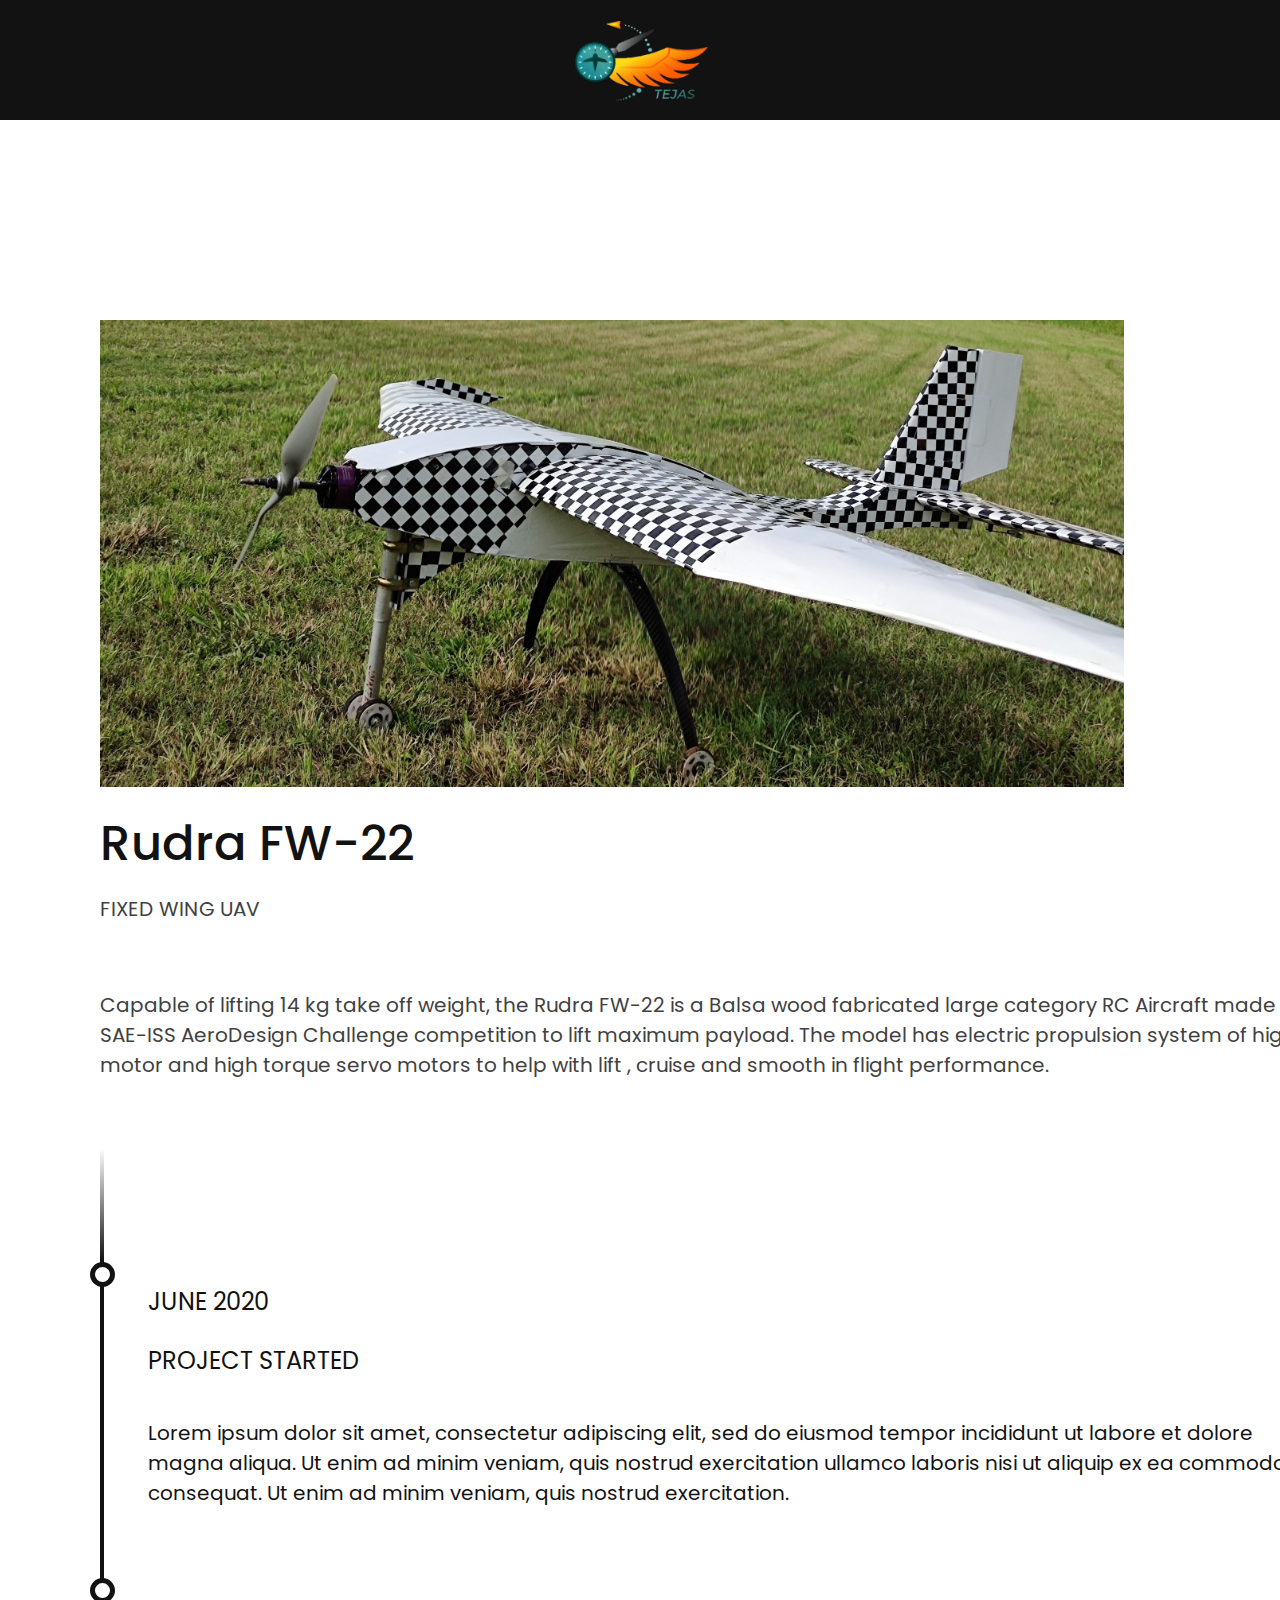
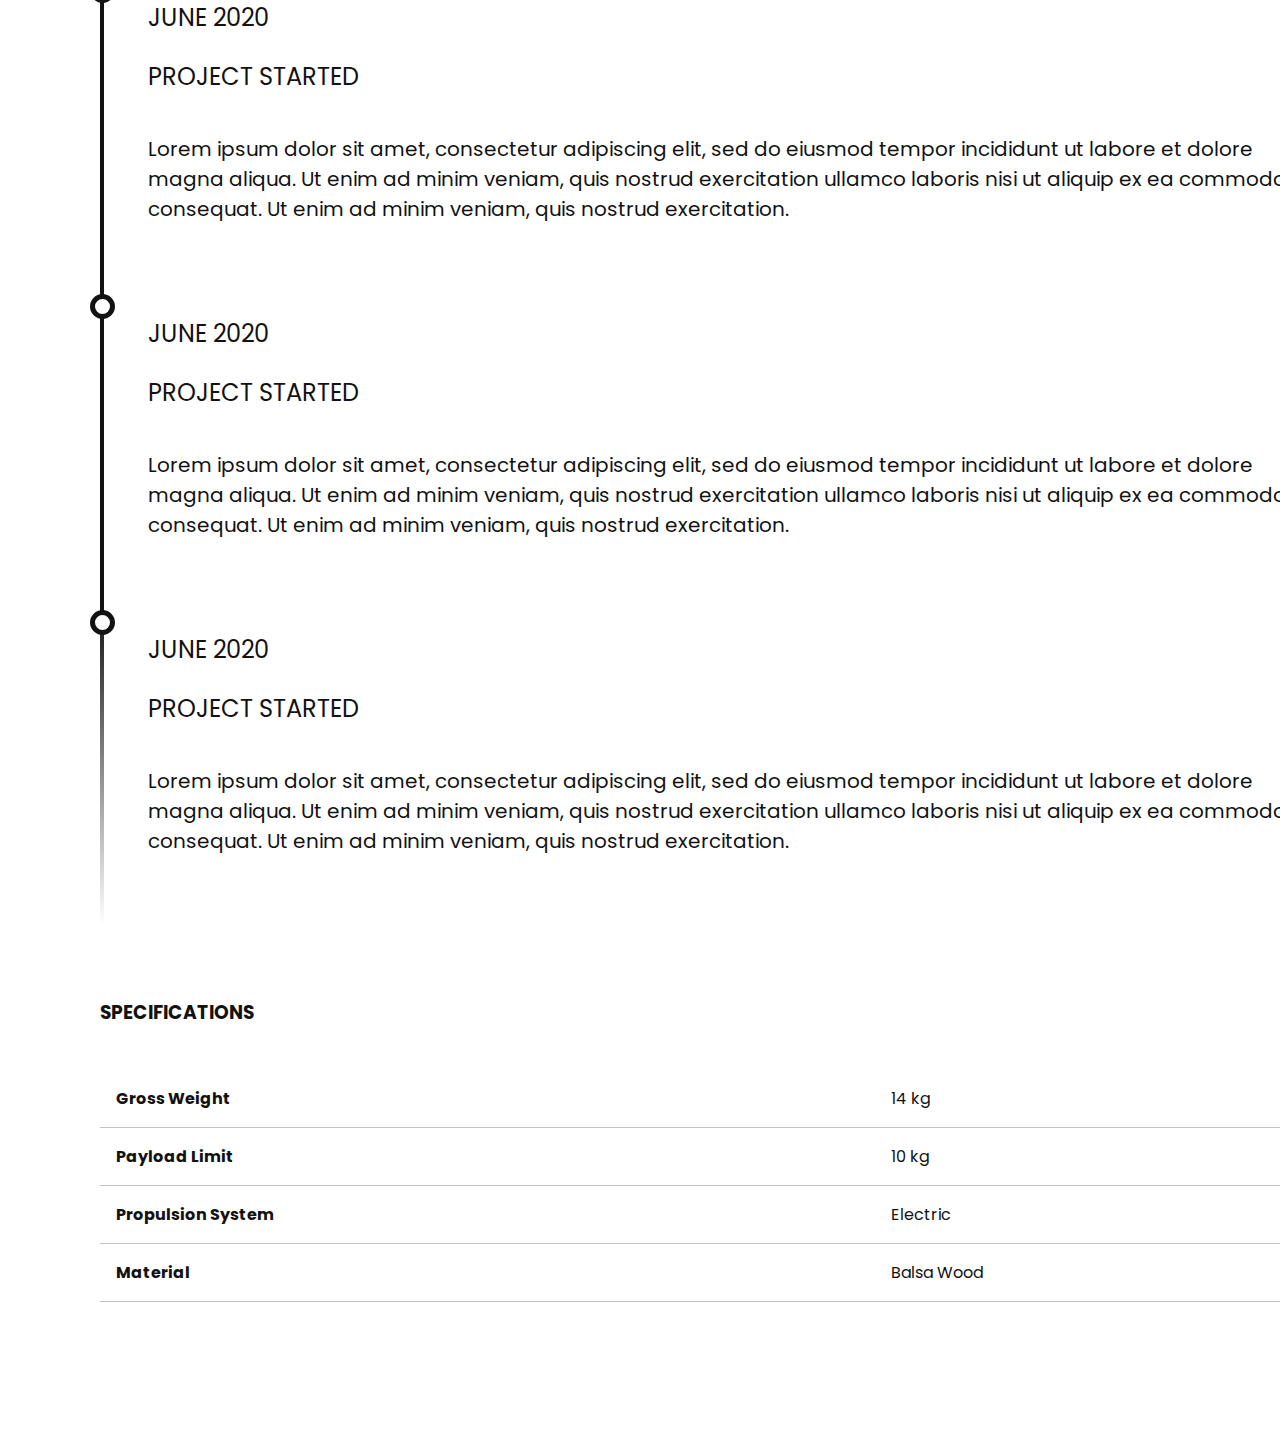
<file: index.html>
<!DOCTYPE html>
<html lang="en">

<head>
    <meta charset="UTF-8">
    <meta http-equiv="X-UA-Compatible" content="IE=edge">
    <meta name="viewport" content="width=device-width, initial-scale=1.0">
    <link href='https://unpkg.com/boxicons@2.1.2/css/boxicons.min.css' rel='stylesheet'>
    <link rel="stylesheet" href="css/master.css">
    <link rel="stylesheet" href="css/projectpage.css">
    <title>Document</title>
</head>

<body>
    <header>
        <nav class="nav">
            <ul>
                <li><a href=""><img src="images/tejas logo 1.png"></a></li>
            </ul>
        </nav>
    </header>
    <div class="container">
        <div class="container-fluid">
            <img src="./images/aircraft-img.jpg" alt="Aircraft Image" class="img-responsive" width="80%" height="50%">
        </div><br>
        <div class="project-info">
            <h1>Rudra FW-22</h1>
            <h5>FIXED WING UAV</h5>
            <p>Capable of lifting 14 kg take off weight, the Rudra FW-22 is a Balsa wood fabricated large category RC
                Aircraft made for the SAE-ISS AeroDesign Challenge competition to lift maximum payload.
                The model has electric propulsion system of high power motor and high torque servo motors to help with
                lift , cruise and smooth in flight performance.
            </p>
        </div>
        <div class="project-timeline">
            <div class="timeline-element">
            </div>
            <div class="timeline-element">
                <h3>JUNE 2020</h3>
                <h3>PROJECT STARTED</h3>
                <p>
                    Lorem ipsum dolor sit amet, consectetur adipiscing elit, sed do eiusmod tempor incididunt ut labore
                    et dolore magna aliqua. Ut enim ad minim veniam, quis nostrud exercitation ullamco laboris nisi ut
                    aliquip ex ea commodo consequat. Ut enim ad minim veniam, quis nostrud exercitation.
                </p>
            </div>
            <div class="timeline-element">
                <h3>JUNE 2020</h3>
                <h3>PROJECT STARTED</h3>
                <p>
                    Lorem ipsum dolor sit amet, consectetur adipiscing elit, sed do eiusmod tempor incididunt ut labore
                    et dolore magna aliqua. Ut enim ad minim veniam, quis nostrud exercitation ullamco laboris nisi ut
                    aliquip ex ea commodo consequat. Ut enim ad minim veniam, quis nostrud exercitation.
                </p>
            </div>
            <div class="timeline-element">
                <h3>JUNE 2020</h3>
                <h3>PROJECT STARTED</h3>
                <p>
                    Lorem ipsum dolor sit amet, consectetur adipiscing elit, sed do eiusmod tempor incididunt ut labore
                    et dolore magna aliqua. Ut enim ad minim veniam, quis nostrud exercitation ullamco laboris nisi ut
                    aliquip ex ea commodo consequat. Ut enim ad minim veniam, quis nostrud exercitation.
                </p>
            </div>
            <div class="timeline-element">
                <h3>JUNE 2020</h3>
                <h3>PROJECT STARTED</h3>
                <p>
                    Lorem ipsum dolor sit amet, consectetur adipiscing elit, sed do eiusmod tempor incididunt ut labore
                    et dolore magna aliqua. Ut enim ad minim veniam, quis nostrud exercitation ullamco laboris nisi ut
                    aliquip ex ea commodo consequat. Ut enim ad minim veniam, quis nostrud exercitation.
                </p>
            </div>
        </div>
        <div class="specs">
            <h3>SPECIFICATIONS</h3>
            <table>
                <tr>
                    <th>Gross Weight</th>
                    <td>14 kg</td>
                </tr>
                <tr>
                    <th>Payload Limit</th>
                    <td>10 kg</td>
                </tr>
                <tr>
                    <th>Propulsion System</th>
                    <td>Electric</td>
                </tr>
                <tr>
                    <th>Material</th>
                    <td>Balsa Wood</td>
                </tr>
            </table>
        </div>
    </div>
</body>

</html>
</file>
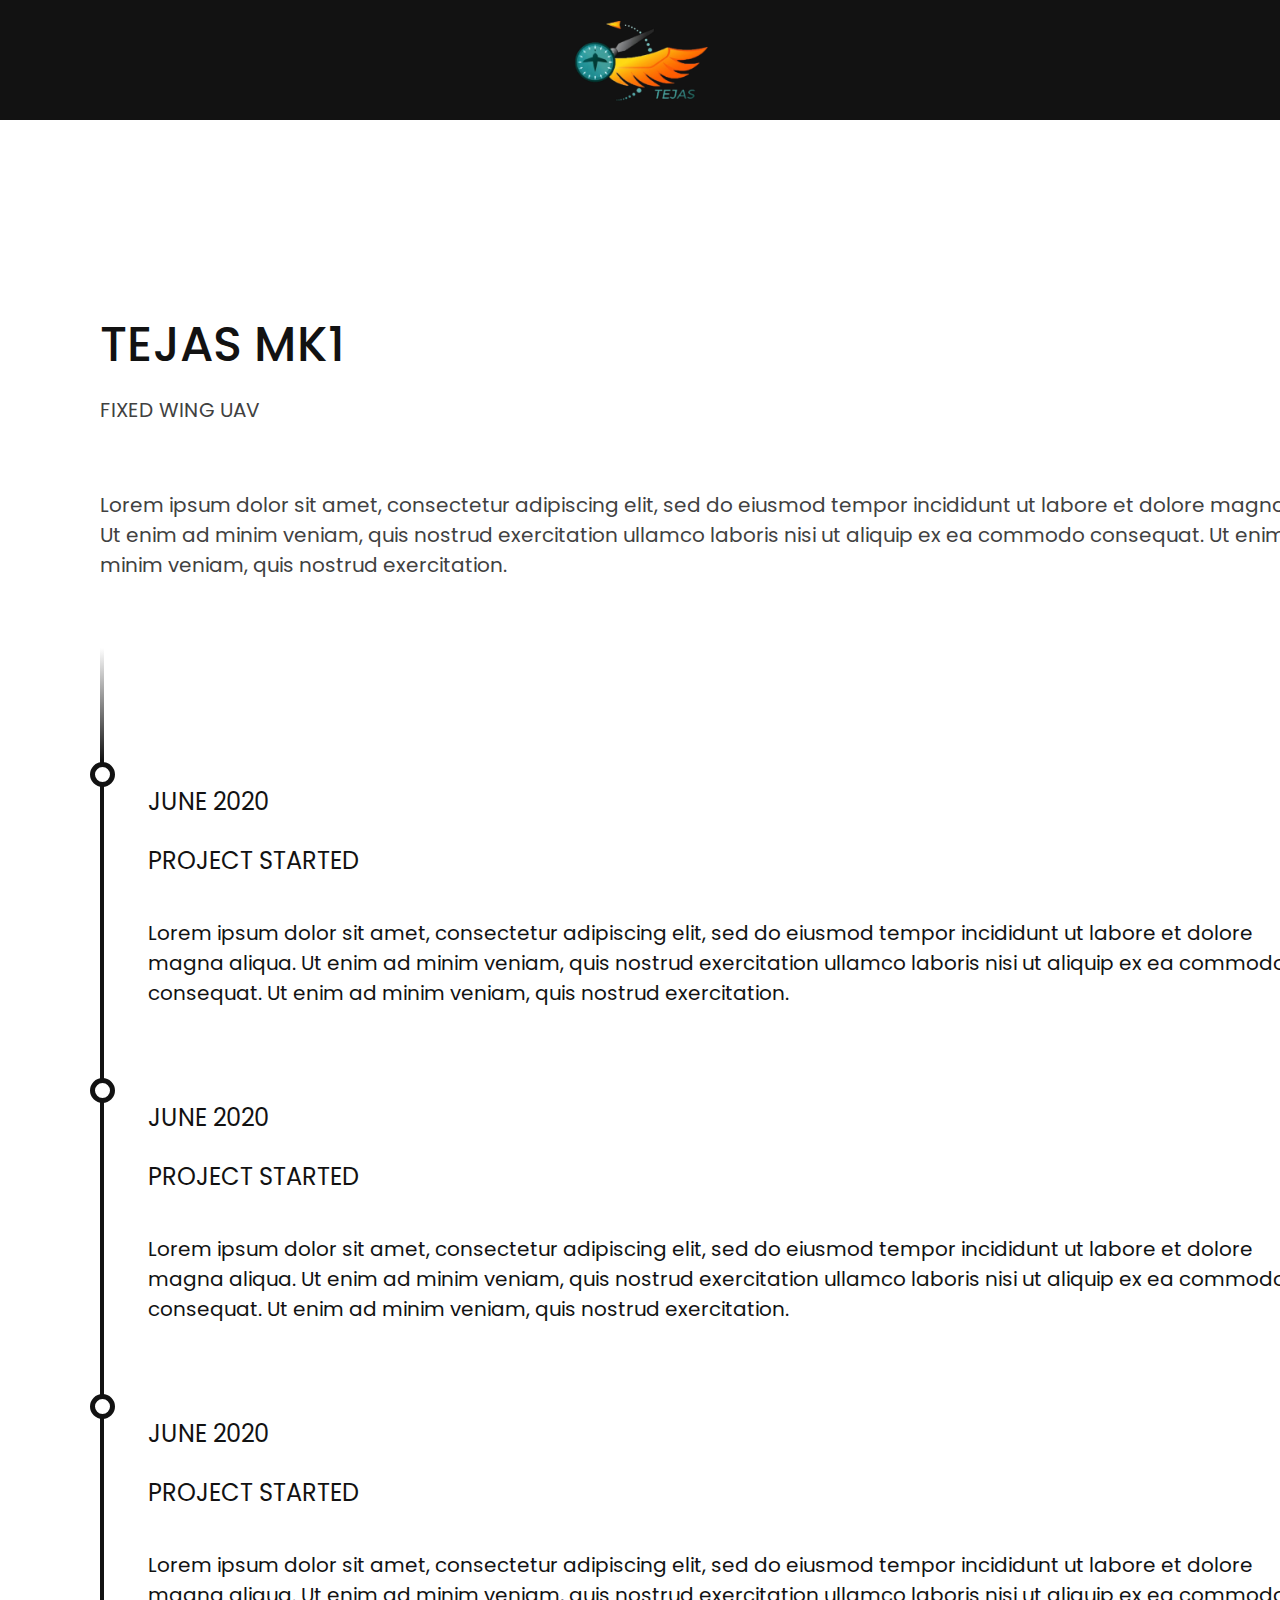
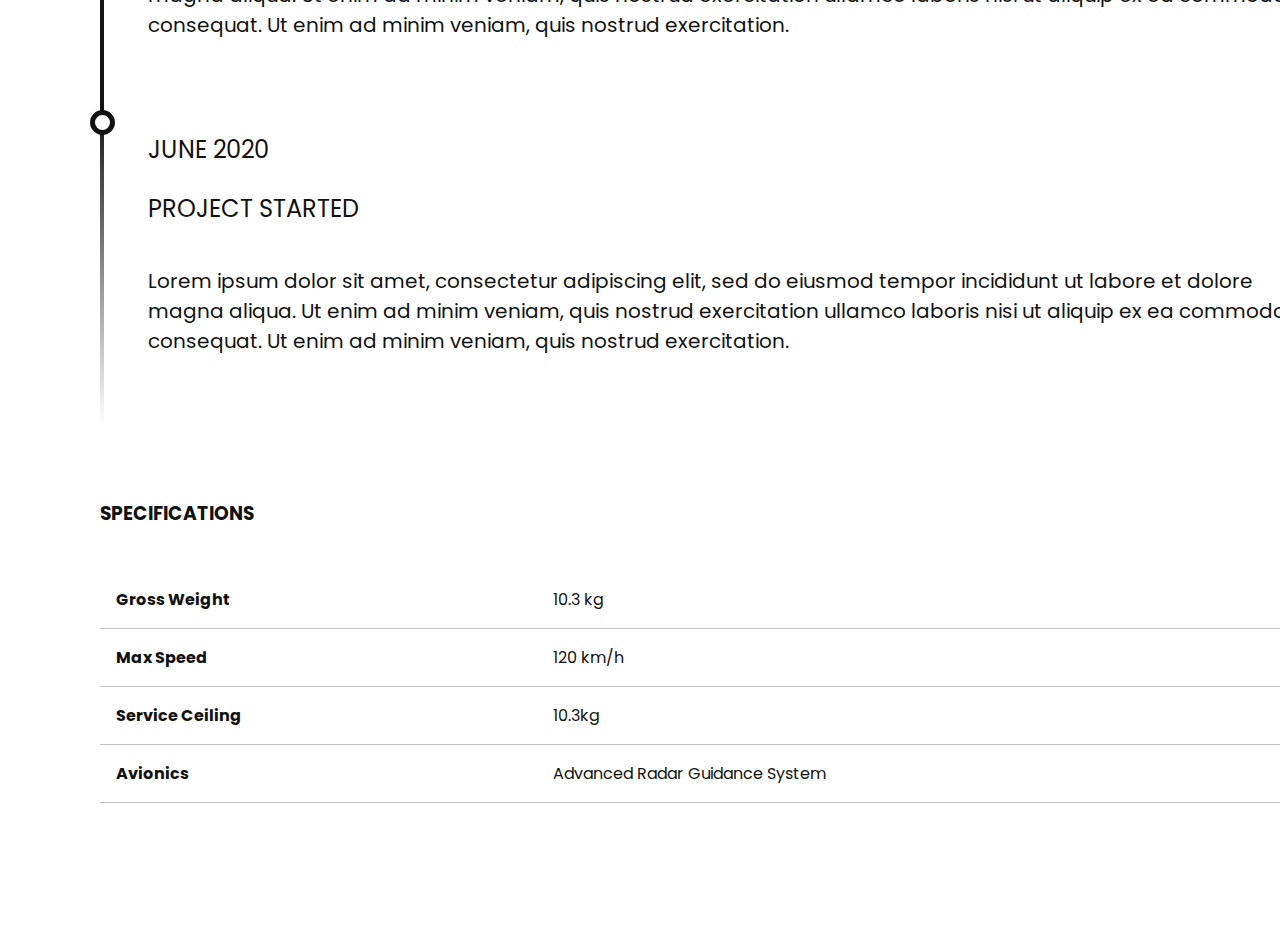
<file: projects.html>
<!DOCTYPE html>
<html lang="en">

<head>
    <meta charset="UTF-8">
    <meta http-equiv="X-UA-Compatible" content="IE=edge">
    <meta name="viewport" content="width=device-width, initial-scale=1.0">
    <link href='https://unpkg.com/boxicons@2.1.2/css/boxicons.min.css' rel='stylesheet'>
    <link rel="stylesheet" href="css/master.css">
    <link rel="stylesheet" href="css/projectpage.css">
    <title>Document</title>
</head>

<body>
    <header>
        <nav class="nav">
            <ul>
                <li><a href=""><img src="images/tejas logo 1.png"></a></li>
            </ul>
        </nav>
    </header>
    <div class="container">
        <div class="project-info">
            <h1>TEJAS MK1</h1>
            <h5>FIXED WING UAV</h5>
            <p>Lorem ipsum dolor sit amet, consectetur adipiscing elit, sed do eiusmod tempor incididunt ut labore et
                dolore magna aliqua. Ut enim ad minim veniam, quis nostrud exercitation ullamco laboris nisi ut aliquip
                ex ea commodo consequat. Ut enim ad minim veniam, quis nostrud exercitation.
            </p>
        </div>
        <div class="project-timeline">
            <div class="timeline-element">
            </div>
            <div class="timeline-element">
                <h3>JUNE 2020</h3>
                <h3>PROJECT STARTED</h3>
                <p>
                    Lorem ipsum dolor sit amet, consectetur adipiscing elit, sed do eiusmod tempor incididunt ut labore
                    et dolore magna aliqua. Ut enim ad minim veniam, quis nostrud exercitation ullamco laboris nisi ut
                    aliquip ex ea commodo consequat. Ut enim ad minim veniam, quis nostrud exercitation.
                </p>
            </div>
            <div class="timeline-element">
                <h3>JUNE 2020</h3>
                <h3>PROJECT STARTED</h3>
                <p>
                    Lorem ipsum dolor sit amet, consectetur adipiscing elit, sed do eiusmod tempor incididunt ut labore
                    et dolore magna aliqua. Ut enim ad minim veniam, quis nostrud exercitation ullamco laboris nisi ut
                    aliquip ex ea commodo consequat. Ut enim ad minim veniam, quis nostrud exercitation.
                </p>
            </div>
            <div class="timeline-element">
                <h3>JUNE 2020</h3>
                <h3>PROJECT STARTED</h3>
                <p>
                    Lorem ipsum dolor sit amet, consectetur adipiscing elit, sed do eiusmod tempor incididunt ut labore
                    et dolore magna aliqua. Ut enim ad minim veniam, quis nostrud exercitation ullamco laboris nisi ut
                    aliquip ex ea commodo consequat. Ut enim ad minim veniam, quis nostrud exercitation.
                </p>
            </div>
            <div class="timeline-element">
                <h3>JUNE 2020</h3>
                <h3>PROJECT STARTED</h3>
                <p>
                    Lorem ipsum dolor sit amet, consectetur adipiscing elit, sed do eiusmod tempor incididunt ut labore
                    et dolore magna aliqua. Ut enim ad minim veniam, quis nostrud exercitation ullamco laboris nisi ut
                    aliquip ex ea commodo consequat. Ut enim ad minim veniam, quis nostrud exercitation.
                </p>
            </div>
        </div>
        <div class="specs">
            <h3>SPECIFICATIONS</h3>
            <table>
                <tr>
                    <th>Gross Weight</th>
                    <td>10.3 kg</td>
                </tr>
                <tr>
                    <th>Max Speed</th>
                    <td>120 km/h</td>
                </tr>
                <tr>
                    <th>Service Ceiling</th>
                    <td>10.3kg</td>
                </tr>
                <tr>
                    <th>Avionics</th>
                    <td>Advanced Radar Guidance System</td>
                </tr>
            </table>
        </div>
    </div>
</body>
</html>
</file>
<file: css/master.css>
@import url('https://fonts.googleapis.com/css2?family=Poppins:wght@400;500;700&display=swap');
:root{
    --primary: #121212;
    --secondary: #414141;
    --acent: #3B9D9C;
    --white: #FFFFFF;
    --grey: #EEEEEE;


    --padding-sm: 0.5rem;
    --padding-md:0.75rem;
    --padding-lg: 1rem;
    

    --txt-sm: 16px;
    --txt-md: 20px;
    --txt-lg: 36px;

}

body,html{
    padding: 0;
    margin: 0;
    box-sizing: border-box;
    font-family: 'Poppins', sans-serif;
}

.mt-h{
    margin-top: calc(110px + 1.5rem);
}

.nav{
    display: flex;
    position: relative;
    justify-content: center;
    align-items: center;
    height: 120px;
    width: 100vw;
    background-color: var(--primary);
    color: var(--white);
}
.nav ul{
    display: flex;
    flex-direction: row;
    align-items: center;
    justify-content: center;
    list-style-type: none;
    padding: var(--padding-lg);
}

.nav li {
    color: var(--white);
    padding: var(--padding-lg);
    font-size: var(--txt-sm);
    margin: 0 2rem;
}
.nav li img{
    width: 150px;
    padding-top: 10px;
}

.nav ul li a{
    color: var(--white);
    text-decoration: none;
}
.nav ul li a.active{
    color: var(--acent);
}

.Logo-img, .nav-res2{
    display: none;
}

@media only screen and (max-width: 540px) {
    .nav li img{
        width: 100px;
    }
    #MenuLi li:nth-child(3){
        display: none;
    }
    .nav{
        flex-direction: column;
        height: 95px;
        overflow: hidden;
        transition: 0.5s height;
    }
    .Logo-img img{
        width: 100px;
    }
    .nav-res2{
        width: 100vw;
        display: flex;
        flex-direction: row;
        justify-content: space-between;
        align-items: center;
        padding: 20px 2rem;
    }
    .Logo-img{
        display: block;
    }   
    .nav ul{
        flex-direction: column;
        padding: 0;
        background-color: var(--primary);
    }
    .nav .nav-res ul li{
        padding: 20px 0;
        text-align: left !important;
        margin: 0;
    }
    .nav .nav-res ul li a{
        text-align: left !important;
    }
    .nav .nav-res ul{
        align-items: flex-start;
    }
    .nav-res{
        width: 100vw;
        padding: 20px 2rem;
    }
    .bx-menu{
        font-size: var(--txt-lg);
    }
}

@media only screen and (min-width: 541px) and (max-width: 720px){
    #MenuLi li:nth-child(3){
        display: none;
    }
    .nav{
        flex-direction: column;
        height: 95px;
        overflow: hidden;
        transition: 0.5s height;
    }
    .Logo-img img{
        width: 120px;
    }
    .nav-res2{
        width: 100vw;
        display: flex;
        flex-direction: row;
        justify-content: space-between;
        align-items: center;
        padding: 20px 2rem;
    }
    .Logo-img{
        display: block;
    }   
    .nav ul{
        flex-direction: column;
        padding: 0;
        background-color: var(--primary);
    }
    .nav .nav-res ul li{
        padding: 20px 0;
        text-align: left !important;
        margin: 0;
    }
    .nav .nav-res ul li a{
        text-align: left !important;
    }
    .nav .nav-res ul{
        align-items: flex-start;
    }
    .nav-res{
        width: 100vw;
        padding: 20px 2rem;
    }
    .bx-menu{
        font-size: 48px;
    }
}
@media only screen and (min-width: 721px) and (max-width: 1024px){
    .nav li {
        padding: var(--padding-s);
        font-size: var(--txt-sm);
    }
    .nav li img{
        width: 100px;
        /*padding-top: 10px;*/
    }
}

.hero-bg{
    background: url('../images/HomeBG.png');
    background-size: cover;
    background-repeat: no-repeat;
    height: 1024px;
    width: 100vw;
}
.hero-wrap{
    height: inherit;
    width: inherit;
    background-color: rgba(0, 0, 0, 83%);
    color: var(--white);
}

.hero-wrap > h1{
    position: relative;
    position: absolute;
    left: 0;
    top: 30%;
    transform: rotate(-90deg);
    padding: 1rem;
    font-size: 24px;
    font-weight: 400;
    color: var(--grey);
}
.hero-wrap h1::before{
    content: '';
    position: absolute;
    height: 1px;
    width: 65px;
    background-color: var(--white);
    top: 50%;
    left: calc(-50% - 0px);   

}
.hero-info{
    color: var(--white);
    display: flex;
    width: 706px;
    flex-direction: column;
    align-items: flex-start;
    justify-content: center;
    height: inherit;
    padding-left: 150px;
}
.hero-info h1 {
    width: 706px;
    margin: 0.5rem 0;
    font-size: 64px;
    font-weight: 400;
}
.hero-info p{
    font-size: 24px;
    padding: 0.25rem 0 1rem 0;
}

/* -------- Dheerajs part -------- */
.who-info{
    display: flex;
    flex-direction: column;
    align-items: flex-start;
    justify-content: center;
    width: 100vw;
    padding: 117px 137px 153px 150px;
}
.who-info p {
    padding-bottom: 15px;
    font-size: var(--txt-md);
    color: var(--secondary);
    font-weight: 400;
}
.who-info h1{
    padding-bottom: 15px;
    font-size: var(--txt-lg);
    color: var(--primary);
    font-weight: 700;
}
#vision-para{
    padding-top: 50px;
}

/*----------- About Info ----------*/

.about-bg{
    background-color: var(--primary);
    color: var(--white);
    display: flex;
    flex-direction: row;
    width: 100vw;
    height: 540px;
}
.about-bg img{
    padding: 147px 10px 0px 75px;
}
.about-info{
    display: flex;
    flex-direction: column;
    width: 100vw;
    padding: 147px 195px 96px 100px;
}
.about-info h1 p{
    padding-bottom: 25px;
}
.about-info p{
    font-size: var(--txt-md);
    font-weight: 400;
    color: #A3A3A3;
}
.about-info h1{
    font-size: var(--txt-lg);
    font-weight: 400;
    color: var(--white);
}
.btn-group{
    padding-top: 50px;
}

/*------- Cards ------------*/
.card-temp{
    display: flex;
    width: 100vw;
    flex-direction: column;
    justify-content: center;
}
.adv-para{
    display: flex;
    flex-direction: column;
    padding: 117px 137px 25px 150px;
}
.card-temp p {
    padding-bottom: 15px;
    font-size: var(--txt-md);
    color: var(--secondary);
    font-weight: 400;
}
.card-temp h1{
    padding-bottom: 15px;
    font-size: var(--txt-lg);
    color: var(--primary);
    font-weight: 700;
}

.cards{
    display: flex;
    flex-direction: row;
    padding: 50px 137px 100px 150px; 
}
.allmem-btn{
    display: flex;
    flex-direction: row;
    padding-bottom: 75px;
    width: inherit;
    align-items: flex-start;
    justify-content: center;
}

/*-----Contribute to team-------*/
.contri-bg{
    background-color: var(--primary);
    color: var(--white);
    display: flex;
    flex-direction: column;
    width: 100vw;
    align-items: flex-start;
    justify-content: center;
}
.contri-bg h3{
    align-self: center;
    padding-top: 75px;
    font-weight: 400;
    font-size: var(--txt-md);
}
.contri-bg > h1{
    align-self: center;
    padding-top: 50px;
    font-weight: 500;
    font-size: 48px;
}

.team-join{
    display: flex;
    flex-direction: column;
    width: 100vw;
    padding: 50px 137px 100px 150px;
}
.sponser-us h1{
    font-weight: 400;
    font-size: var(--txt-lg);
    padding-bottom: 25px;
}
.team-join h1{
    font-weight: 400;
    font-size: var(--txt-lg);
    padding-bottom: 25px;
}
.team-join p{
    font-weight: 400;
    font-size: var(--txt-md);
    color: #D9D9D9;
}
.sponser-us p{
    font-weight: 400;
    font-size: var(--txt-md);
    color: #D9D9D9;
}
.sponser-us{
    display: flex;
    flex-direction: column;
    width: 100vw;
    padding: 30px 137px 100px 150px;
}
</file>
<file: css/projectpage.css>
body{
    width: 100vh;
    overflow-x: hidden;
}

.container{
    width: 100vw;
    padding: 200px 100px 100px 100px;
    color: var(--primary);
}
.project-info h1{
    font-weight: 500;
    margin: 0.5rem 0;
    line-height: 0.7;
    font-size: 48px;
}
.project-info h5{
    font-weight: 400;
    font-size: var(--txt-md);
    color: var(--secondary)
}
.project-info p{
    color: var(--secondary);
    padding: 2rem 0;
    font-size: 20px;
}

.timeline-element{
    padding: 1rem 3rem;
    position: relative;
}
.timeline-element::before{
    content: "";
    width: 4px;
    height: 100%;
    background: var(--primary);
    position: absolute;
    left: 0px;
}
.timeline-element::after{
    content: "";
    width: 15px;
    height: 15px;
    background: var(--white);
    border: 5px solid var(--primary);
    border-radius: 50%;
    position: absolute;
    top: 18px;
    left: -10px;
}
.timeline-element:first-child{
    height: 5rem;
}
.timeline-element:first-child::before{
    background: linear-gradient(to bottom, white, #121212);
}
.timeline-element:first-child::after{
    display: none;
}
.timeline-element:last-child::before{
    background: linear-gradient(to top, white, #121212);
}
.timeline-element h3{
    font-weight: 400;
    font-size: 24px;
}
.timeline-element p{
    font-size: var(--txt-md);
    padding: 1rem 0;
}

.specs{
    padding: 3rem 0;
}
.specs h3{
    padding: 1.5rem 0;
}
.specs table{
    width: 100%;
    border-collapse: collapse;
    
}
th, td{
    padding: 1rem;
    border-bottom: 1px solid rgb(194, 194, 194);
    text-align: left;
}

@media screen and (max-width: 1024px) {
    .container {
        width: 100vw;
        padding: 200px 50px 50px 50px;
        color: var(--primary);
    }

.project-info h1 {
    font-weight: 500;
    margin: 0.5rem 0;
    line-height: 0.7;
    font-size: 48px;
}

.project-info h5 {
    font-weight: 400;
    font-size: var(--txt-md);
    color: var(--secondary)
}

.project-info p {
    color: var(--secondary);
    padding-right: 0rem;
    font-size: 20px;
}

.timeline-element {
    padding: 1rem 3rem;
    position: relative;
}

.timeline-element::before {
    content: "";
    width: 4px;
    height: 100%;
    background: var(--primary);
    position: absolute;
    left: 0px;
}

.timeline-element::after {
    content: "";
    width: 15px;
    height: 15px;
    background: var(--white);
    border: 5px solid var(--primary);
    border-radius: 50%;
    position: absolute;
    top: 18px;
    left: -10px;
}

.timeline-element:first-child {
    height: 5rem;
}

.timeline-element:first-child::before {
    background: linear-gradient(to bottom, white, #121212);
}

.timeline-element:first-child::after {
    display: none;
}

.timeline-element:last-child::before {
    background: linear-gradient(to top, white, #121212);
}

.timeline-element h3 {
    font-weight: 400;
    font-size: 24px;
}

.timeline-element p {
    font-size: var(--txt-md);
    padding: 1rem 0;
}

.specs {
    padding: 3rem 0;
}

.specs h3 {
    padding: 1.5rem 0;
}

.specs table {
    width: 100%;
    border-collapse: collapse;

}

th,
td {
    padding: 1rem;
    border-bottom: 1px solid rgb(194, 194, 194);
    text-align: left;
}
}
@media screen and (max-width: 720px){
    .container {
        width: 100vw;
        padding: 200px 50px 50px 50px;
        color: var(--primary);
    }

.project-info h1 {
    font-weight: 500;
    margin: 0.5rem 0;
    line-height: 0.7;
    font-size: 48px;
}

.project-info h5 {
    font-weight: 400;
    font-size: var(--txt-md);
    color: var(--secondary)
}

.project-info p {
    color: var(--secondary);
    padding-right: 0rem;
    font-size: 20px;
}

.timeline-element {
    padding: 1rem 3rem;
    position: relative;
}

.timeline-element::before {
    content: "";
    width: 4px;
    height: 100%;
    background: var(--primary);
    position: absolute;
    left: 0px;
}

.timeline-element::after {
    content: "";
    width: 15px;
    height: 15px;
    background: var(--white);
    border: 5px solid var(--primary);
    border-radius: 50%;
    position: absolute;
    top: 18px;
    left: -10px;
}

.timeline-element:first-child {
    height: 5rem;
}

.timeline-element:first-child::before {
    background: linear-gradient(to bottom, white, #121212);
}

.timeline-element:first-child::after {
    display: none;
}

.timeline-element:last-child::before {
    background: linear-gradient(to top, white, #121212);
}

.timeline-element h3 {
    font-weight: 400;
    font-size: 24px;
}

.timeline-element p {
    font-size: var(--txt-md);
    padding: 1rem 0;
}

.specs {
    padding: 3rem 0;
}

.specs h3 {
    padding: 1.5rem 0;
}

.specs table {
    width: 100%;
    border-collapse: collapse;

}

th,
td {
    padding: 1rem;
    border-bottom: 1px solid rgb(194, 194, 194);
    text-align: left;
}
}
   
@media screen and (max-width: 540px){
     .container {
        width: 100vw;
        padding: 200px 30px 50px 30px;
        color: var(--primary);
    }

.project-info h1 {
    font-weight: 500;
    margin: 0.5rem 0;
    line-height: 1;
    font-size: 36px;
}

.project-info h5 {
    font-weight: 400;
    font-size: 18px;
    color: var(--secondary)
}

.project-info p {
    color: var(--secondary);
    padding-right: 0rem;
    font-size: 14px;
}

.timeline-element {
    padding: 1rem 1.5rem;
    position: relative;
}

.timeline-element::before {
    content: "";
    width: 2px;
    height: 100%;
    background: var(--primary);
    position: absolute;
    left: 0px;
}

.timeline-element::after {
    content: "";
    width: 5px;
    height: 5px;
    background: var(--white);
    border: 3px solid var(--primary);
    border-radius: 50%;
    position: absolute;
    top: 25px;
    left: -5px;
}

.timeline-element:first-child {
    height: 5rem;
}

.timeline-element:first-child::before {
    background: linear-gradient(to bottom, white, #121212);
}

.timeline-element:first-child::after {
    display: none;
}

.timeline-element:last-child::before {
    background: linear-gradient(to top, white, #121212);
}

.timeline-element h3 {
    font-weight: 400;
    font-size: 20px;
}

.timeline-element p {
    font-size: 14px;
    padding: 1rem 0;
}

.specs {
    padding: 3rem 0;
}

.specs h3 {
    padding: 1.5rem 0;
}

.specs table {
    width: 100%;
    border-collapse: collapse;

}

th,
td {
    padding: 1rem;
    border-bottom: 1px solid rgb(194, 194, 194);
    text-align: left;
}
}
</file>
